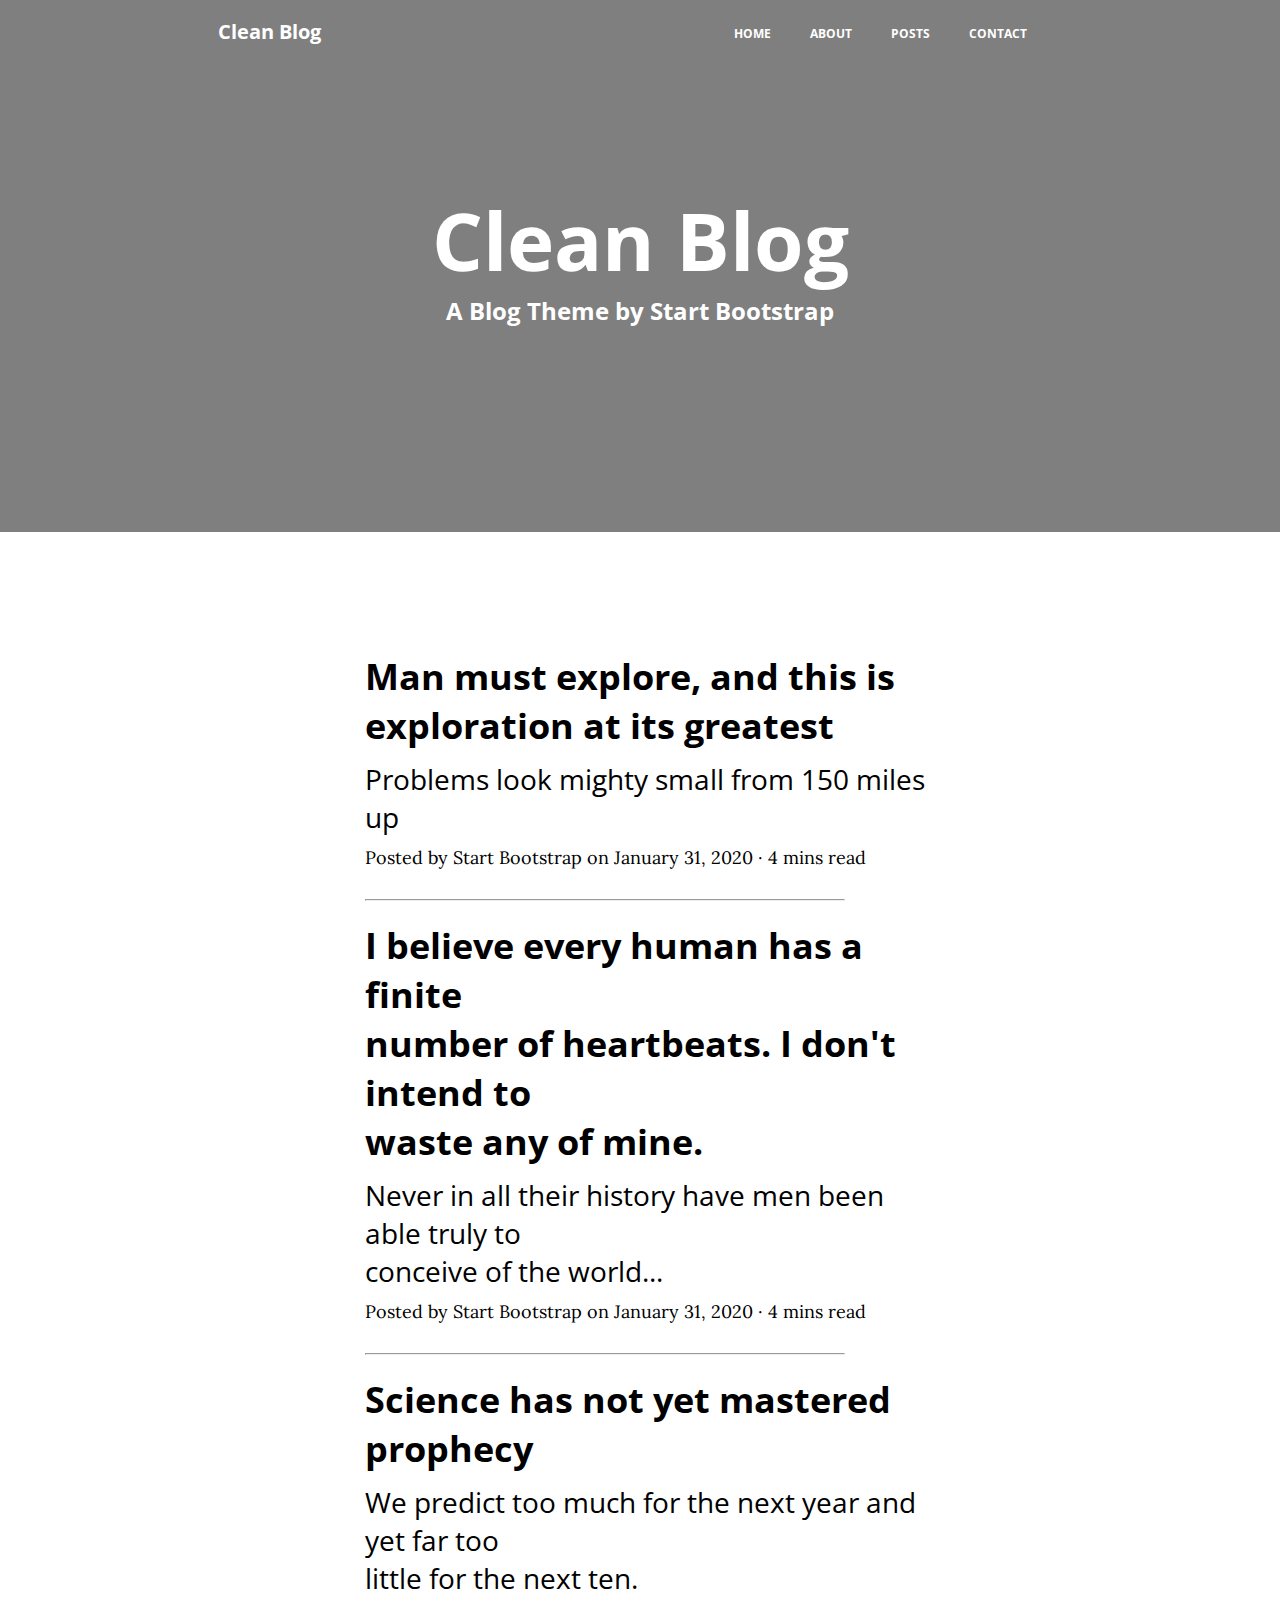
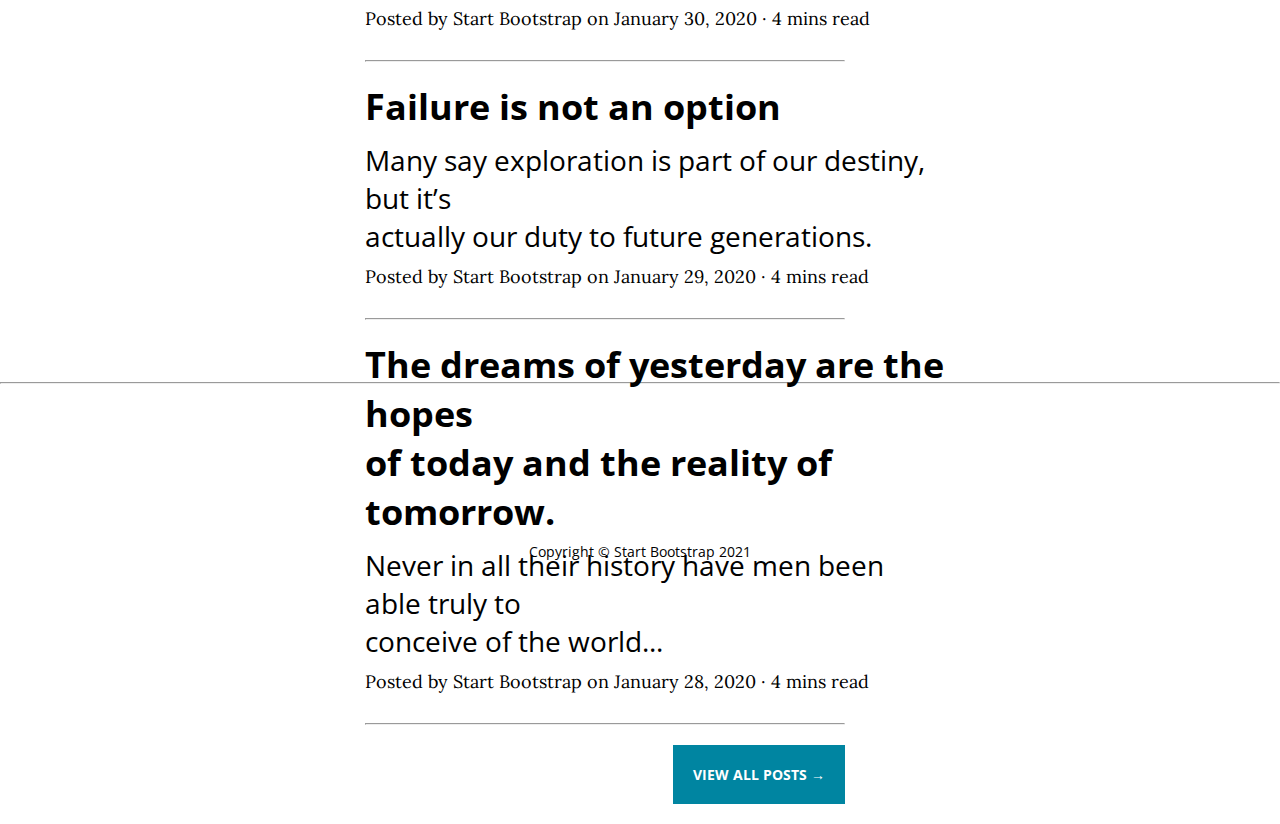
<file: blog-sample/index.html>
<!DOCTYPE html>
<html lang="en">
<head>
  <meta charset="UTF-8">
  <meta name="viewport" content="width=device-width, initial-scale=1.0">
  <link rel="preconnect" href="https://fonts.googleapis.com">
  <link rel="preconnect" href="https://fonts.gstatic.com" crossorigin>
  <link href="https://fonts.googleapis.com/css2?family=Lora&family=Open+Sans:wght@400;700&family=Saira+Extra+Condensed&display=swap" rel="stylesheet">
  <link rel="preconnect" href="https://fonts.googleapis.com">
  <link rel="preconnect" href="https://fonts.gstatic.com" crossorigin>
  <link href="https://fonts.googleapis.com/css2?family=Lora&family=Open+Sans&family=Saira+Extra+Condensed&display=swap" rel="stylesheet">
  <link rel="stylesheet" href="https://cdnjs.cloudflare.com/ajax/libs/font-awesome/6.4.2/css/all.min.css" integrity="sha512-z3gLpd7yknf1YoNbCzqRKc4qyor8gaKU1qmn+CShxbuBusANI9QpRohGBreCFkKxLhei6S9CQXFEbbKuqLg0DA==" crossorigin="anonymous" referrerpolicy="no-referrer" />
  <link rel="stylesheet" href="main.css">
  <title>BLOG SAMPLE</title>
</head>
<body>
  <!-- HEADER -->

  <div class="index-header">
    <nav>
      <div class="nav-box">
        <a class="company-logo" href="/project2/index.html">Clean Blog</a>
        <div class="content-box">
          <a class="nav-content" href="/project2/index.html">HOME</a>
          <a class="nav-content" href="/project2/about.html">ABOUT</a>
          <a class="nav-content" href="/project2/posts.html">POSTS</a>
          <a class="nav-content" href="/project2/contact.html">CONTACT</a>
        </div>
      </div>
    </nav>
    <div class="header-content">
      <h1>Clean Blog</h1>
      <h3>A Blog Theme by Start Bootstrap</h3>
    </div>
  </div>

  <!-- FEATURES -->
  <div class="features">
    <div class="row">
      <article class="first-post">
        <h2 class="post-title">Man must explore, and this is<br>exploration at its greatest</h2>
        <h3 class="post-subtitle">Problems look mighty small from 150 miles up</h3>
        <p class="post-detail">
          <span>Posted by Start Bootstrap on January 31, 2020 · </span>
          <span>4 mins read</span>
        </p>
      </article>
      <hr>
      <article class="second-post">
        <h2 class="post-title">I believe every human has a finite<br>number of heartbeats. I don't intend to<br>waste any of mine.</h2>
        <h3 class="post-subtitle">Never in all their history have men been able truly to<br>conceive of the world...</h3>
        <p class="post-detail">
          <span>Posted by Start Bootstrap on January 31, 2020 · </span>
          <span>4 mins read</span>
        </p>
      </article>
      <hr>
      <article class="third-post">
        <h2 class="post-title">Science has not yet mastered prophecy</h2>
        <h3 class="post-subtitle">We predict too much for the next year and yet far too<br>little for the next ten.</h3>
        <p class="post-detail">
          <span>Posted by Start Bootstrap on January 30, 2020 · </span>
          <span>4 mins read</span>
        </p>
      </article>
      <hr>
      <article class="fourth-post">
        <h2 class="post-title">Failure is not an option</h2>
        <h3 class="post-subtitle">Many say exploration is part of our destiny, but it’s<br>actually our duty to future generations.</h3>
        <p class="post-detail">
          <span>Posted by Start Bootstrap on January 29, 2020 · </span>
          <span>4 mins read</span>
        </p>
      </article>
      <hr>
      <article class="fifth-post">
        <h2 class="post-title">The dreams of yesterday are the hopes<br>of today and the reality of tomorrow.</h2>
        <h3 class="post-subtitle">Never in all their history have men been able truly to<br>conceive of the world...</h3>
        <p class="post-detail">
          <span>Posted by Start Bootstrap on January 28, 2020 · </span>
          <span>4 mins read</span>
        </p>
      </article>
      <hr>
      <div class="clearfix">
        <a href="/project2/posts.html"><span id="bluebutton1">VIEW ALL POSTS →</span></a>
      </div>
    </div>
  </div>
  <!-- FOOTER -->
  <hr>
  <div class="footer">
    <div class="icons">
      <i class="fa-solid fa-envelope"></i>
      <i class="fa-brands fa-square-twitter"></i>
      <i class="fa-brands fa-square-facebook"></i>
      <i class="fa-brands fa-square-github"></i>
    </div>
    <p>Copyright © Start Bootstrap 2021</p>
  </div>
</body>
</html>
</file>
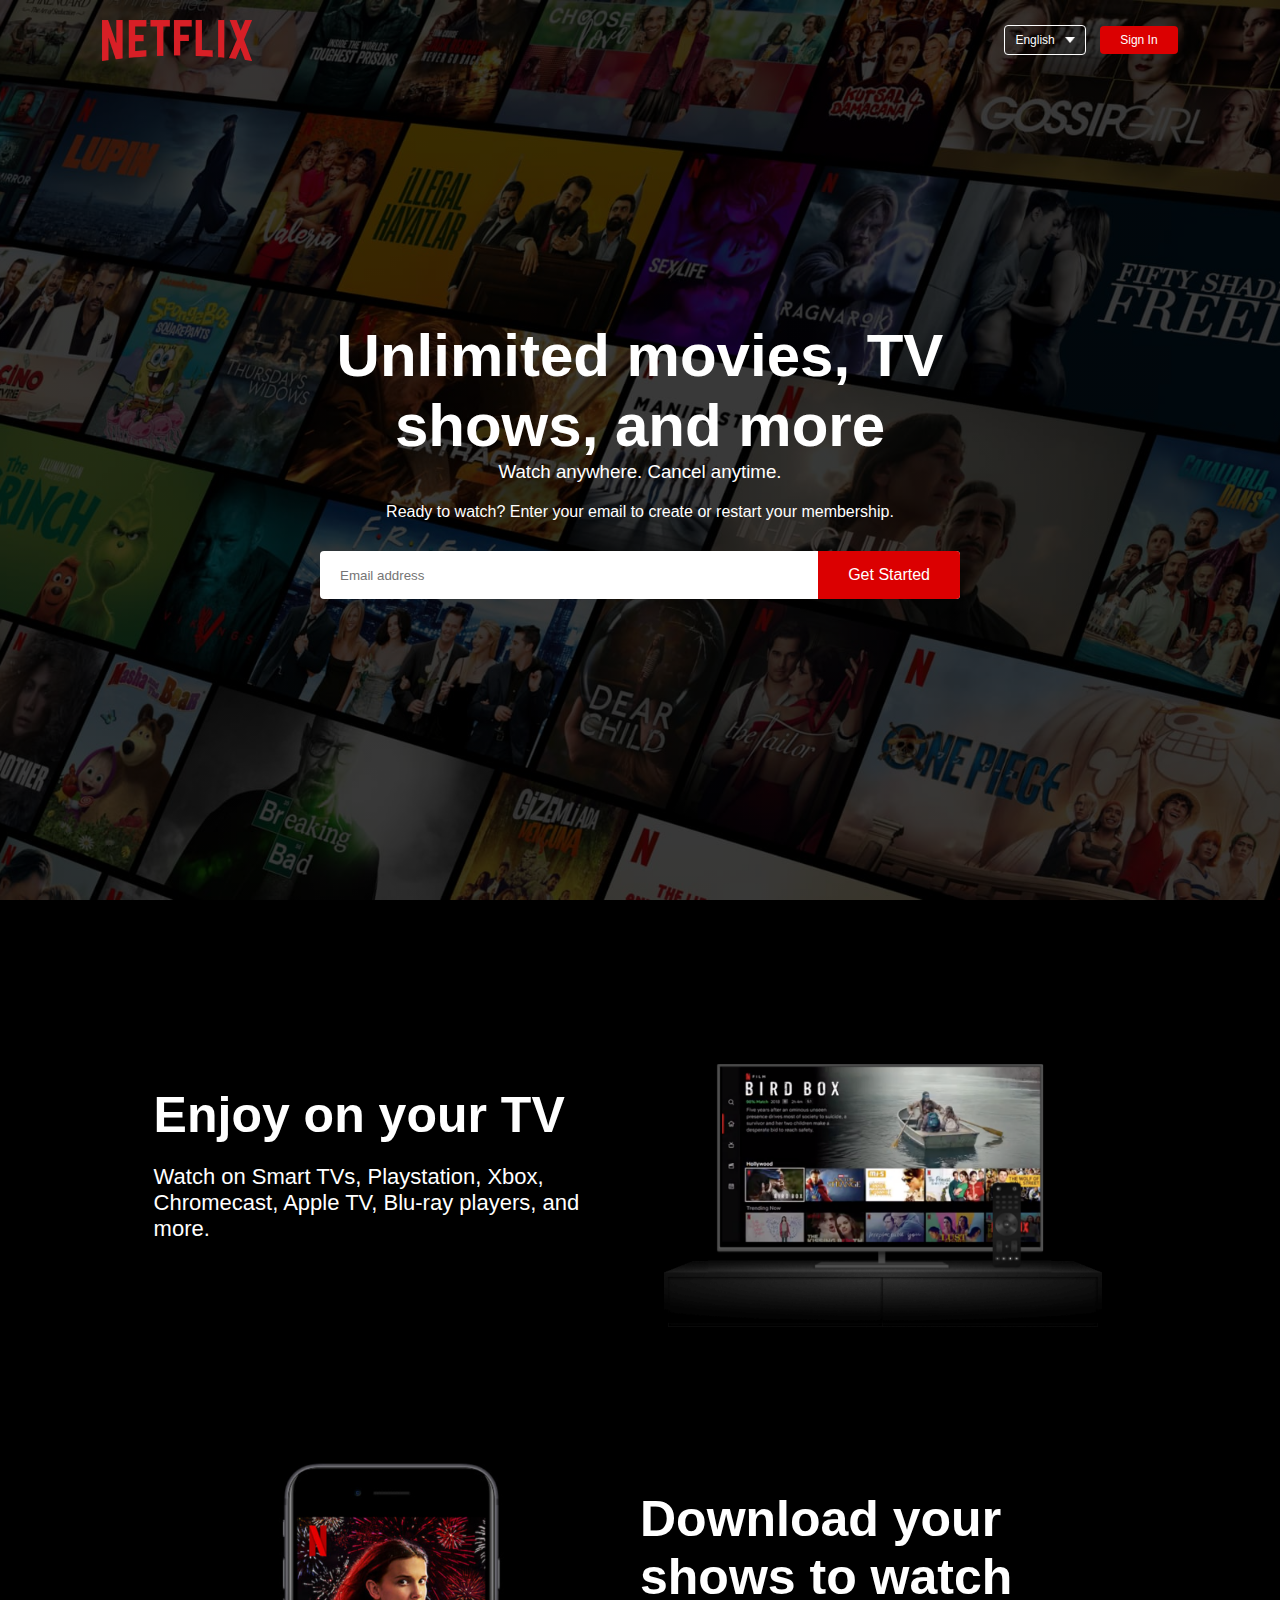
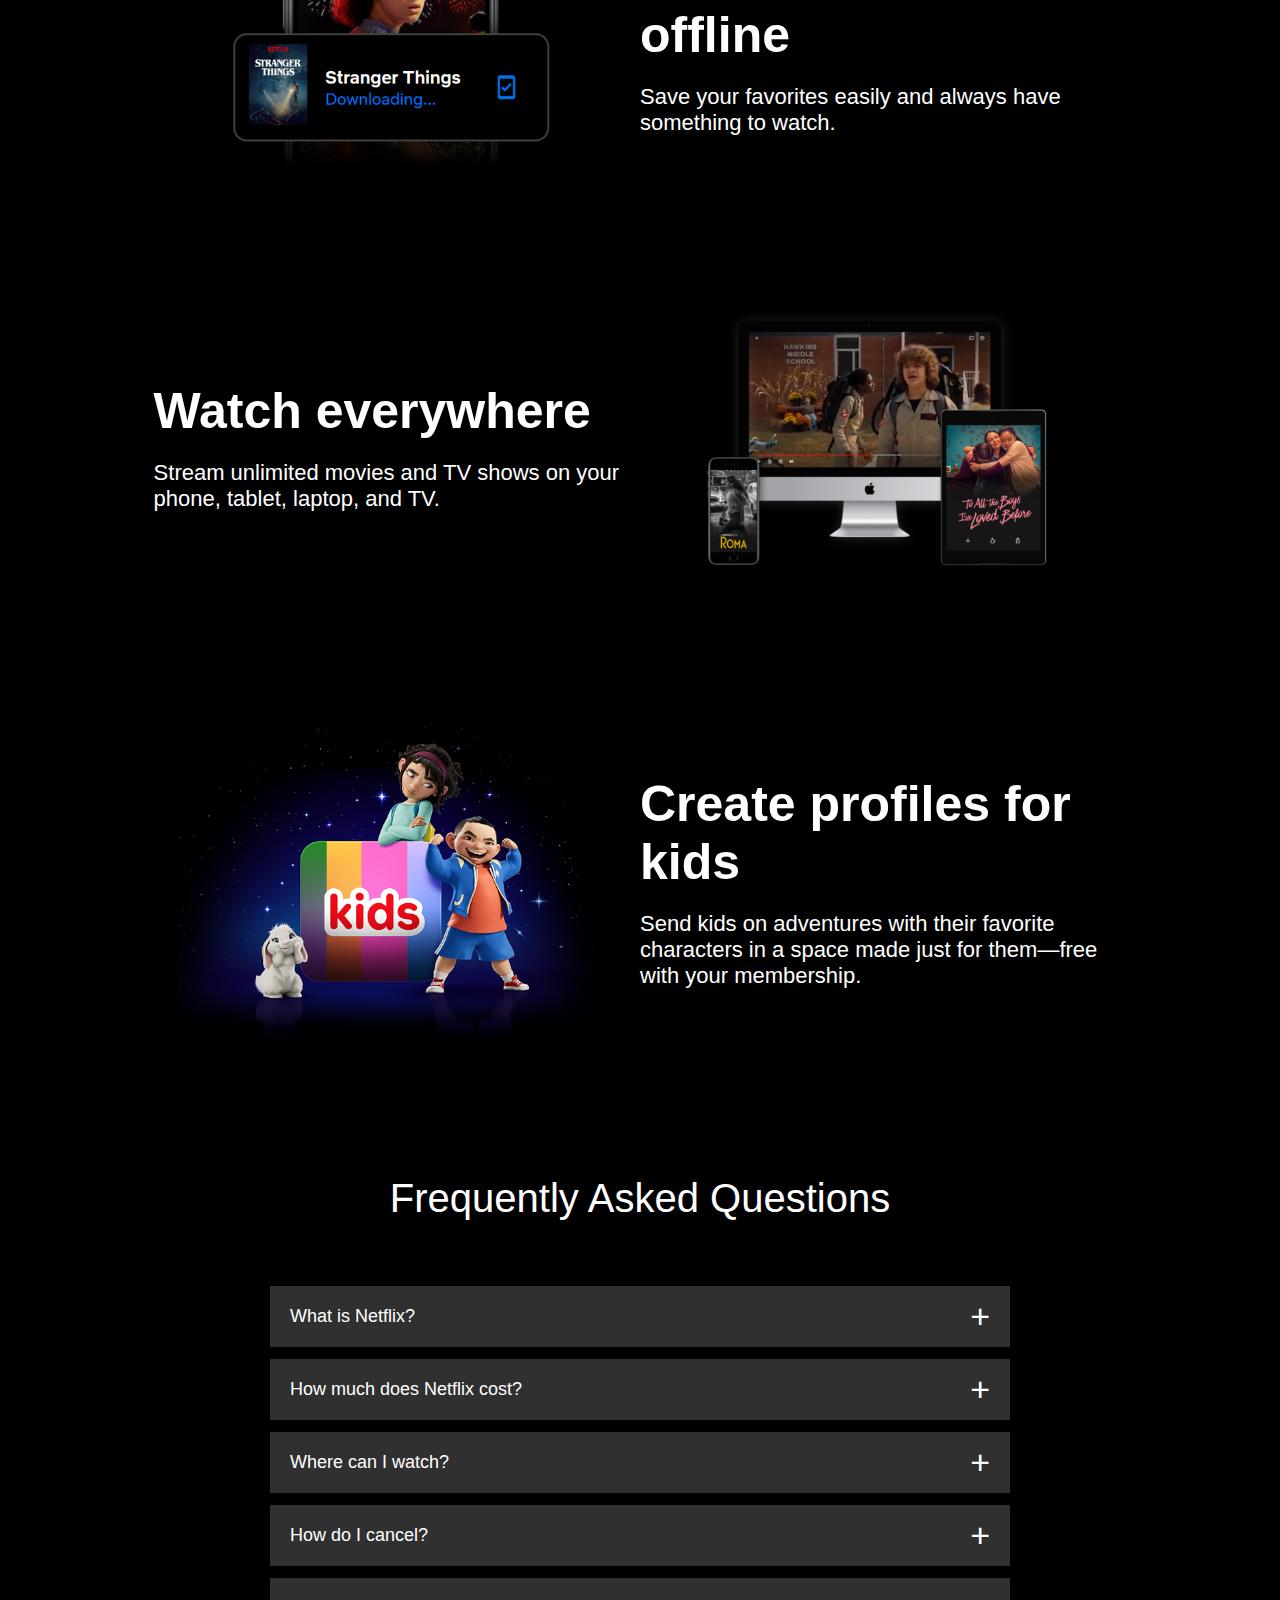
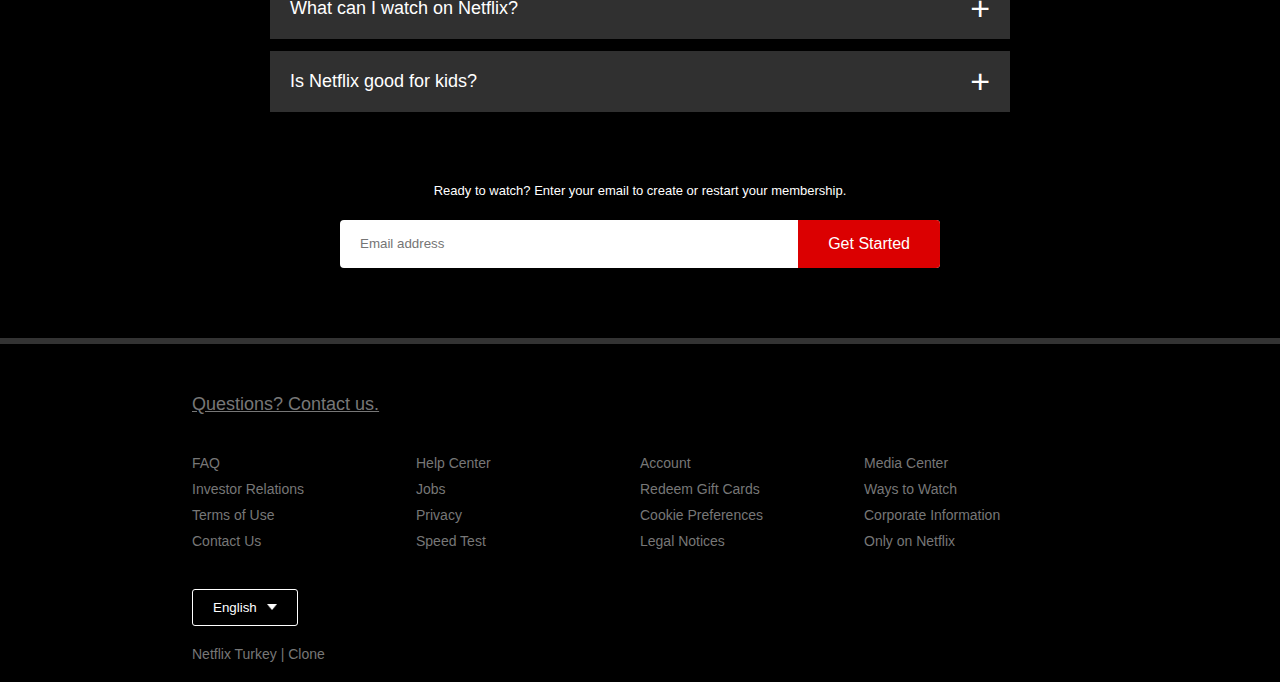
<file: netflix-clone/index.html>
<!DOCTYPE html>
<html lang="en">
<head>
  <meta charset="UTF-8">
  <meta name="viewport" content="width=device-width, initial-scale=1.0">
  <title>Netflix Clone</title>
  <link rel="stylesheet" href="style.css">
</head>
<body>

  <div class="header">
    <nav>
      <img src="images/logo.png" class="logo">
      <div>
        <button class="language-button">English <img src="images/down-icon.png"></button>
        <button>Sign In</button>
      </div>
    </nav>
    <div class="header-content">
      <h1>Unlimited movies, TV shows, and more</h1>
      <h3>Watch anywhere. Cancel anytime.</h3>
      <p>Ready to watch? Enter your email to create or restart your membership.</p>
      <form class="email-signup">
        <input type="email" placeholder="Email address" required>
        <button type="submit">Get Started</button>
      </form>
    </div>
  </div>

  <!-- FEATURES -->

  <div class="features">
    <!-- 1st -->
    <div class="row">
      <div class="text-col">
        <h2>Enjoy on your TV</h2>
        <p>Watch on Smart TVs, Playstation, Xbox, Chromecast, Apple TV, Blu-ray players, and more.</p>
      </div>
      <div class="img-col">
        <img src="images/feature-1.png">
      </div>
    </div>
    <!-- 2nd -->
    <div class="row">
      <div class="img-col">
        <img src="images/feature-2.png">
      </div>
      <div class="text-col">
        <h2>Download your shows to watch offline</h2>
        <p>Save your favorites easily and always have something to watch.</p>
      </div>
    </div>
    <!-- 3rd -->
    <div class="row">
      <div class="text-col">
        <h2>Watch everywhere</h2>
        <p>Stream unlimited movies and TV shows on your phone, tablet, laptop, and TV.</p>
      </div>
      <div class="img-col">
        <img src="images/feature-3.png">
      </div>
    </div>
    <!-- 4th -->
    <div class="row">
      <div class="img-col">
        <img src="images/feature-4.png">
      </div>
      <div class="text-col">
        <h2>Create profiles for kids</h2>
        <p>Send kids on adventures with their favorite characters in a space made just for them—free with your membership.</p>
      </div>
    </div>
  </div>

  <!-- FAQ -->

  <div class="faq">
    <h2>Frequently Asked Questions</h2>
    <ul class="accordion">
      <!-- 1st Question -->
      <li>
        <input type="radio" name="accordion" id="first">
        <label for="first">What is Netflix?</label>
        <div class="content">
          <p>Netflix is a streaming service that offers a wide variety of award-winning TV shows, movies, anime, documentaries, and more on thousands of internet-connected devices.You can watch as much as you want, whenever you want without a single commercial – all for one low monthly price. There's always something new to discover and new TV shows and movies are added every week!</p>
        </div>
      </li>
      <!-- 2nd Question -->
      <li>
        <input type="radio" name="accordion" id="second">
        <label for="second">How much does Netflix cost?</label>
        <div class="content">
          <p>Watch Netflix on your smartphone, tablet, Smart TV, laptop, or streaming device, all for one fixed monthly fee. Plans range from 99.99 TL to 199.99 TL a month. No extra costs, no contracts.</p>
        </div>
      </li>
      <!-- 3rd Question -->
      <li>
        <input type="radio" name="accordion" id="third">
        <label for="third">Where can I watch?</label>
        <div class="content">
          <p>Watch anywhere, anytime. Sign in with your Netflix account to watch instantly on the web at netflix.com from your personal computer or on any internet-connected device that offers the Netflix app, including smart TVs, smartphones, tablets, streaming media players and game consoles. You can also download your favorite shows with the iOS, Android, or Windows 10 app. Use downloads to watch while you're on the go and without an internet connection. Take Netflix with you anywhere.</p>
        </div>
      </li>
      <!-- 4th Question -->
      <li>
        <input type="radio" name="accordion" id="fourth">
        <label for="fourth">How do I cancel?</label>
        <div class="content">
          <p>Netflix is flexible. There are no pesky contracts and no commitments. You can easily cancel your account online in two clicks. There are no cancellation fees – start or stop your account anytime.</p>
        </div>
      </li>
      <!-- 5th Question -->
      <li>
        <input type="radio" name="accordion" id="fifth">
        <label for="fifth">What can I watch on Netflix?</label>
        <div class="content">
          <p>Netflix has an extensive library of feature films, documentaries, TV shows, anime, award-winning Netflix originals, and more. Watch as much as you want, anytime you want.</p>
        </div>
      </li>
      <!-- 6th Question -->
      <li>
        <input type="radio" name="accordion" id="sixth">
        <label for="sixth">Is Netflix good for kids?</label>
        <div class="content">
          <p>The Netflix Kids experience is included in your membership to give parents control while kids enjoy family-friendly TV shows and movies in their own space. Kids profiles come with PIN-protected parental controls that let you restrict the maturity rating of content kids can watch and block specific titles you don’t want kids to see.</p>
        </div>
      </li>
    </ul>
    <small>Ready to watch? Enter your email to create or restart your membership.</small>
    <form class="email-signup">
      <input type="email" placeholder="Email address" required>
      <button type="submit">Get Started</button>
    </form>
  </div>

  <!-- FOOTER -->

  <div class="footer">
    <h2><a href="#">Questions? Contact us.</a></h2>
    <div class="row">
      <div class="col">
        <a href="#">FAQ</a>
        <a href="#">Investor Relations</a>
        <a href="#">Terms of Use</a>
        <a href="#">Contact Us</a>
      </div>
      <div class="col">
        <a href="#">Help Center</a>
        <a href="#">Jobs</a>
        <a href="#">Privacy</a>
        <a href="#">Speed Test</a>
      </div>
      <div class="col">
        <a href="#">Account</a>
        <a href="#">Redeem Gift Cards</a>
        <a href="#">Cookie Preferences</a>
        <a href="#">Legal Notices</a>
      </div>
      <div class="col">
        <a href="#">Media Center</a>
        <a href="#">Ways to Watch</a>
        <a href="#">Corporate Information</a>
        <a href="#">Only on Netflix</a>
      </div>
    </div>
    <button class="language-button">English <img src="images/down-icon.png"></button>
    <p class="copyright-text">Netflix Turkey | Clone</p>
  </div>


</body>
</html>
</file>
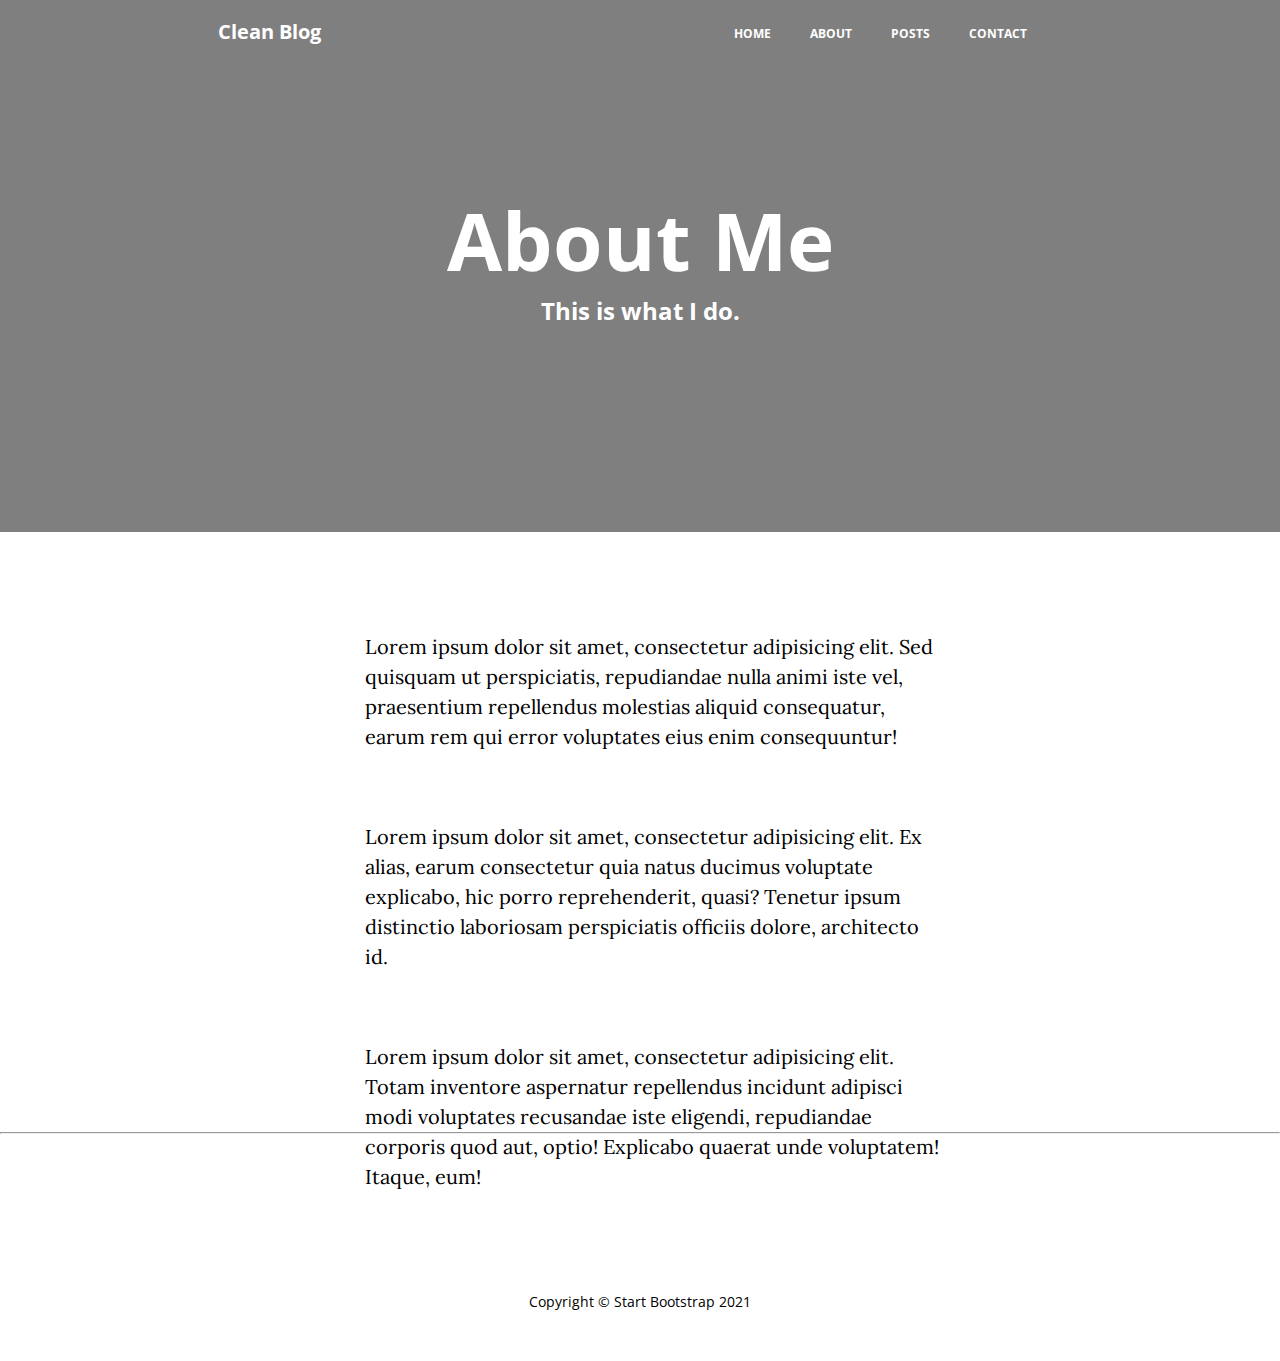
<file: blog-sample/about.html>
<!DOCTYPE html>
<html lang="en">
<head>
  <meta charset="UTF-8">
  <meta name="viewport" content="width=device-width, initial-scale=1.0">
  <link rel="preconnect" href="https://fonts.googleapis.com">
  <link rel="preconnect" href="https://fonts.gstatic.com" crossorigin>
  <link href="https://fonts.googleapis.com/css2?family=Lora&family=Open+Sans:wght@400;700&family=Saira+Extra+Condensed&display=swap" rel="stylesheet">
  <link rel="preconnect" href="https://fonts.googleapis.com">
  <link rel="preconnect" href="https://fonts.gstatic.com" crossorigin>
  <link href="https://fonts.googleapis.com/css2?family=Lora&family=Open+Sans&family=Saira+Extra+Condensed&display=swap" rel="stylesheet">
  <link rel="stylesheet" href="https://cdnjs.cloudflare.com/ajax/libs/font-awesome/6.4.2/css/all.min.css" integrity="sha512-z3gLpd7yknf1YoNbCzqRKc4qyor8gaKU1qmn+CShxbuBusANI9QpRohGBreCFkKxLhei6S9CQXFEbbKuqLg0DA==" crossorigin="anonymous" referrerpolicy="no-referrer" />
  <link rel="stylesheet" href="main.css">
  <title>BLOG SAMPLE</title>
</head>
<body>
  <!-- HEADER -->

  <div class="about-header">
    <nav>
      <div class="nav-box">
        <a class="company-logo" href="/project2/index.html">Clean Blog</a>
        <div class="content-box">
          <a class="nav-content" href="/project2/index.html">HOME</a>
          <a class="nav-content" href="/project2/about.html">ABOUT</a>
          <a class="nav-content" href="/project2/posts.html">POSTS</a>
          <a class="nav-content" href="/project2/contact.html">CONTACT</a>
        </div>
      </div>
    </nav>
    <div class="header-content">
      <h1>About Me</h1>
      <h3>This is what I do.</h3>
    </div>
  </div>

  <!-- FEATURES -->
  <div class="about-features">
    <div class="row">
      <p class="about-p">Lorem ipsum dolor sit amet, consectetur adipisicing elit. Sed quisquam ut perspiciatis, repudiandae nulla animi iste vel, praesentium repellendus molestias aliquid consequatur, earum rem qui error voluptates eius enim consequuntur!</p>
      <p  class="about-p">Lorem ipsum dolor sit amet, consectetur adipisicing elit. Ex alias, earum consectetur quia natus ducimus voluptate explicabo, hic porro reprehenderit, quasi? Tenetur ipsum distinctio laboriosam perspiciatis officiis dolore, architecto id.</p>
      <p  class="about-p">Lorem ipsum dolor sit amet, consectetur adipisicing elit. Totam inventore aspernatur repellendus incidunt adipisci modi voluptates recusandae iste eligendi, repudiandae corporis quod aut, optio! Explicabo quaerat unde voluptatem! Itaque, eum!</p>
    </div>
  </div>
  <!-- FOOTER -->
  <hr>
  <div class="footer">
    <div class="icons">
      <i class="fa-solid fa-envelope"></i>
      <i class="fa-brands fa-square-twitter"></i>
      <i class="fa-brands fa-square-facebook"></i>
      <i class="fa-brands fa-square-github"></i>
    </div>
    <p>Copyright © Start Bootstrap 2021</p>
  </div>
</body>
</html>
</file>
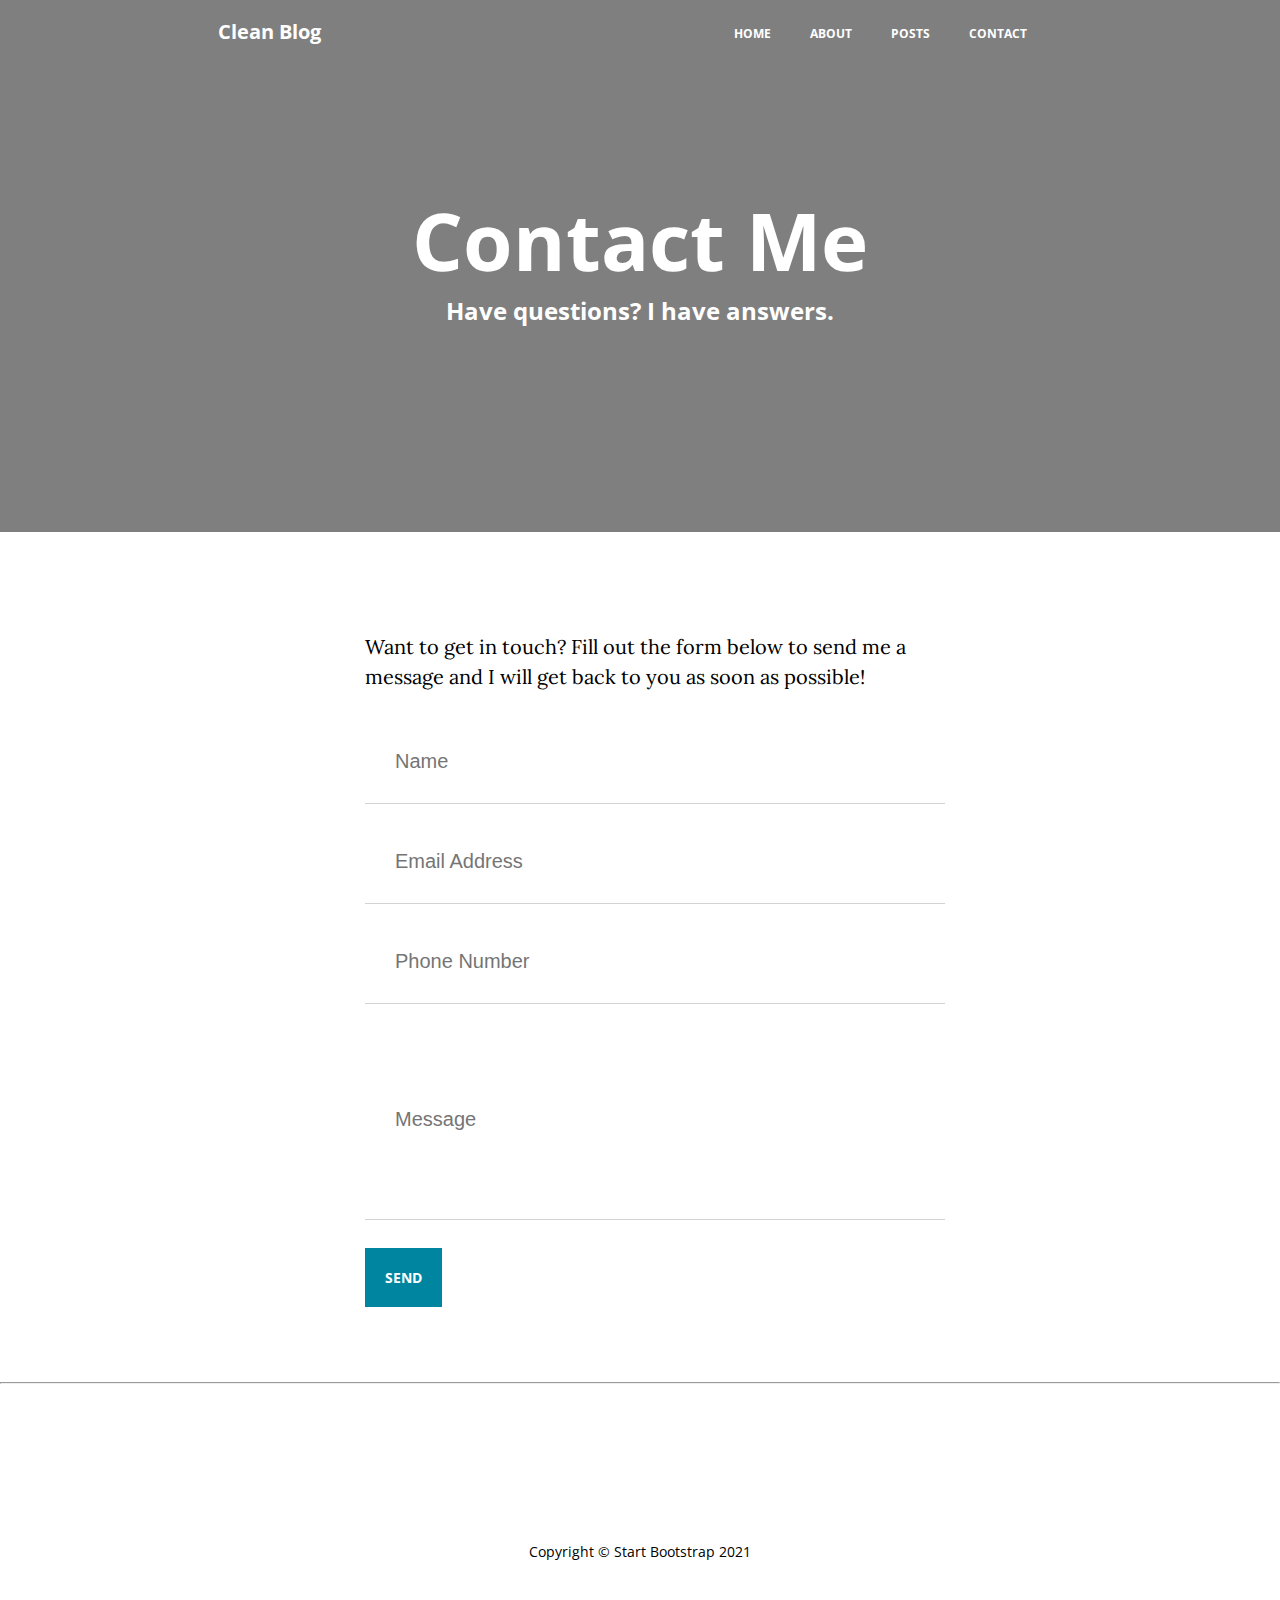
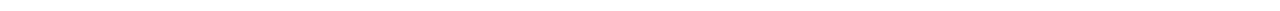
<file: blog-sample/contact.html>
<!DOCTYPE html>
<html lang="en">
<head>
  <meta charset="UTF-8">
  <meta name="viewport" content="width=device-width, initial-scale=1.0">
  <link rel="preconnect" href="https://fonts.googleapis.com">
  <link rel="preconnect" href="https://fonts.gstatic.com" crossorigin>
  <link href="https://fonts.googleapis.com/css2?family=Lora&family=Open+Sans:wght@400;700&family=Saira+Extra+Condensed&display=swap" rel="stylesheet">
  <link rel="preconnect" href="https://fonts.googleapis.com">
  <link rel="preconnect" href="https://fonts.gstatic.com" crossorigin>
  <link href="https://fonts.googleapis.com/css2?family=Lora&family=Open+Sans&family=Saira+Extra+Condensed&display=swap" rel="stylesheet">
  <link rel="stylesheet" href="https://cdnjs.cloudflare.com/ajax/libs/font-awesome/6.4.2/css/all.min.css" integrity="sha512-z3gLpd7yknf1YoNbCzqRKc4qyor8gaKU1qmn+CShxbuBusANI9QpRohGBreCFkKxLhei6S9CQXFEbbKuqLg0DA==" crossorigin="anonymous" referrerpolicy="no-referrer" />
  <link rel="stylesheet" href="main.css">
  <title>BLOG SAMPLE</title>
</head>
<body>
  <!-- HEADER -->

  <div class="contact-header">
    <nav>
      <div class="nav-box">
        <a class="company-logo" href="/project2/index.html">Clean Blog</a>
        <div class="content-box">
          <a class="nav-content" href="/project2/index.html">HOME</a>
          <a class="nav-content" href="/project2/about.html">ABOUT</a>
          <a class="nav-content" href="/project2/posts.html">POSTS</a>
          <a class="nav-content" href="/project2/contact.html">CONTACT</a>
        </div>
      </div>
    </nav>
    <div class="header-content">
      <h1>Contact Me</h1>
      <h3>Have questions? I have answers.</h3>
    </div>
  </div>

  <!-- FEATURES -->
  <div class="contact-features">
    <div class="row">
      <p class="contact-p">
        Want to get in touch? Fill out the form below to send me a message and I will get back to you as soon as possible!
      </p>

      <form class="contact-form">
        <input type="text" id="fname" name="fname" placeholder="Name">
        <input type="text" id="lname" name="lname" placeholder="Email Address">
        <input type="text" id="lname" name="lname" placeholder="Phone Number">
        <input class="message" type="textarea" id="lname" name="lname" placeholder="Message">
      </form>

      <div class="contact-clearfix">
        <a href="#"><span id="contact-bluebutton1">SEND</span></a>
      </div>
    </div>
  </div>
  <!-- FOOTER -->
  <hr>
  <div class="footer">
    <div class="icons">
      <i class="fa-solid fa-envelope"></i>
      <i class="fa-brands fa-square-twitter"></i>
      <i class="fa-brands fa-square-facebook"></i>
      <i class="fa-brands fa-square-github"></i>
    </div>
    <p>Copyright © Start Bootstrap 2021</p>
  </div>
</body>
</html>
</file>
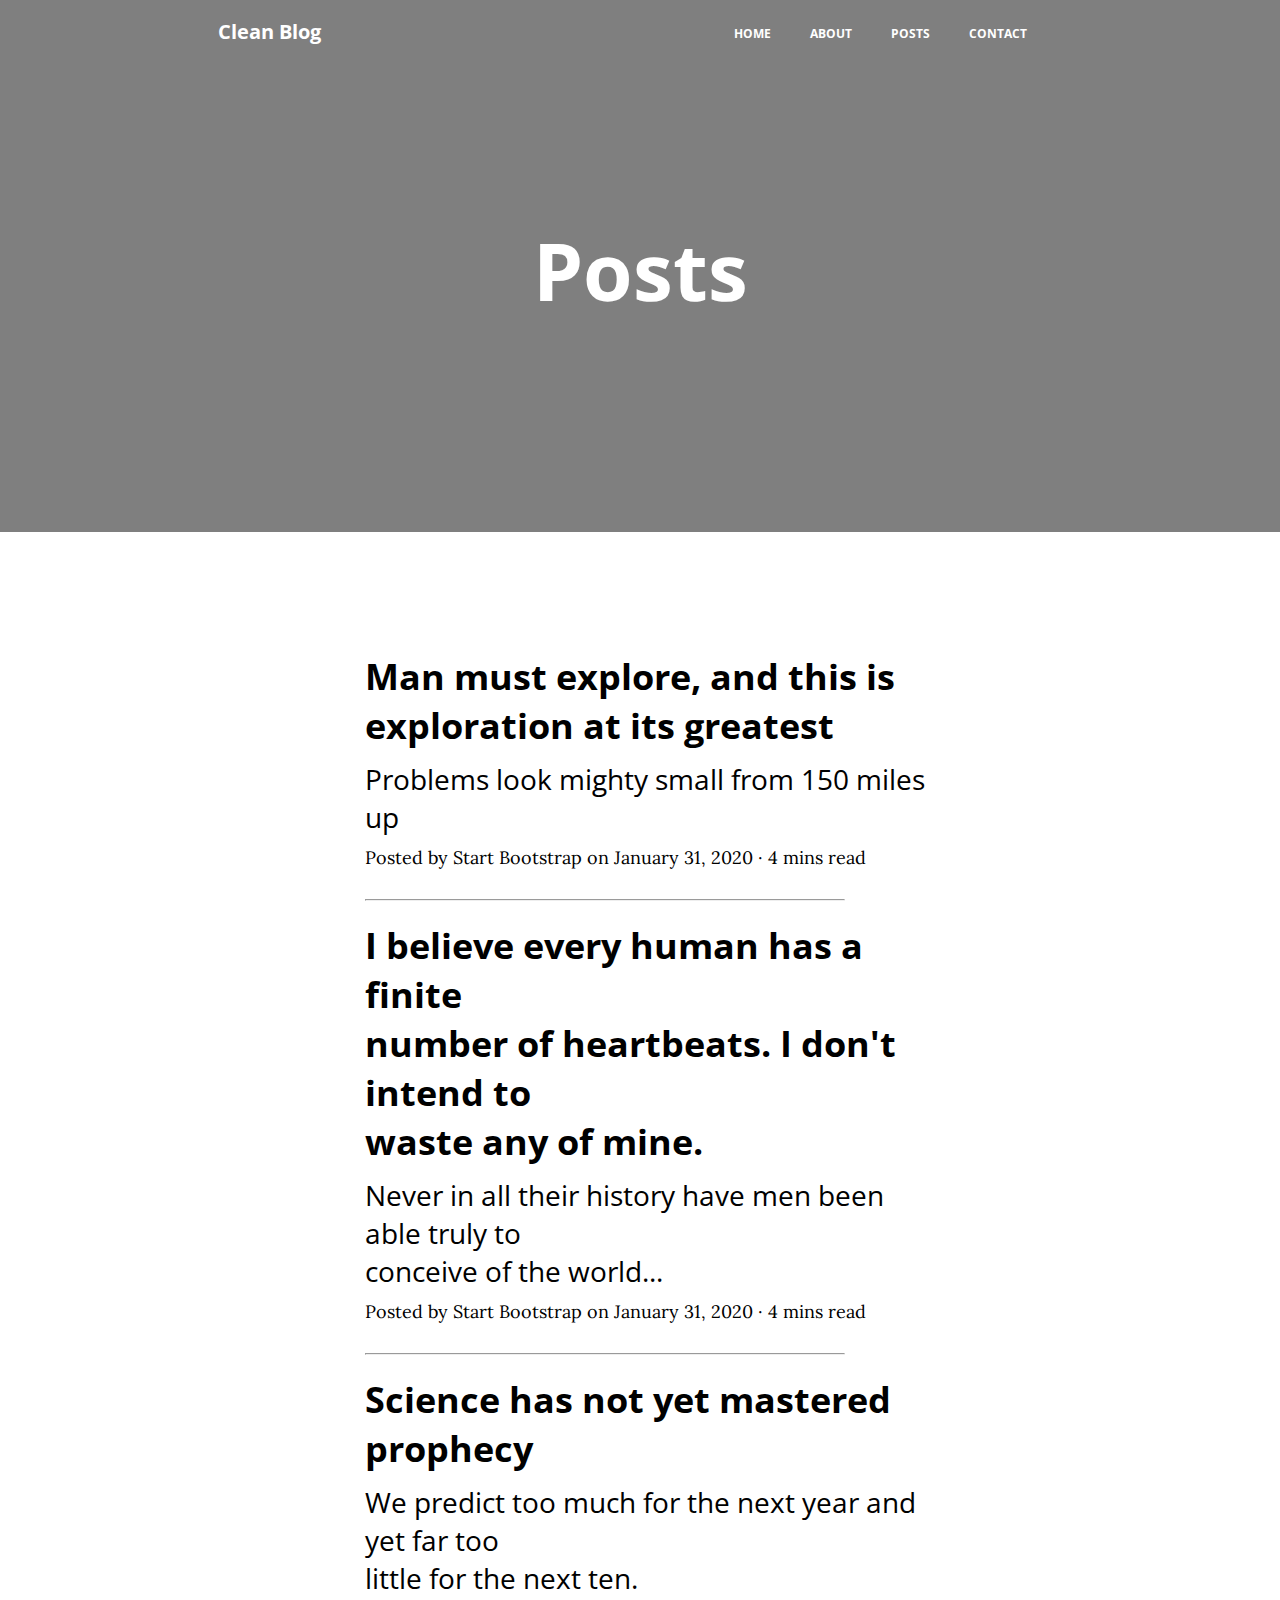
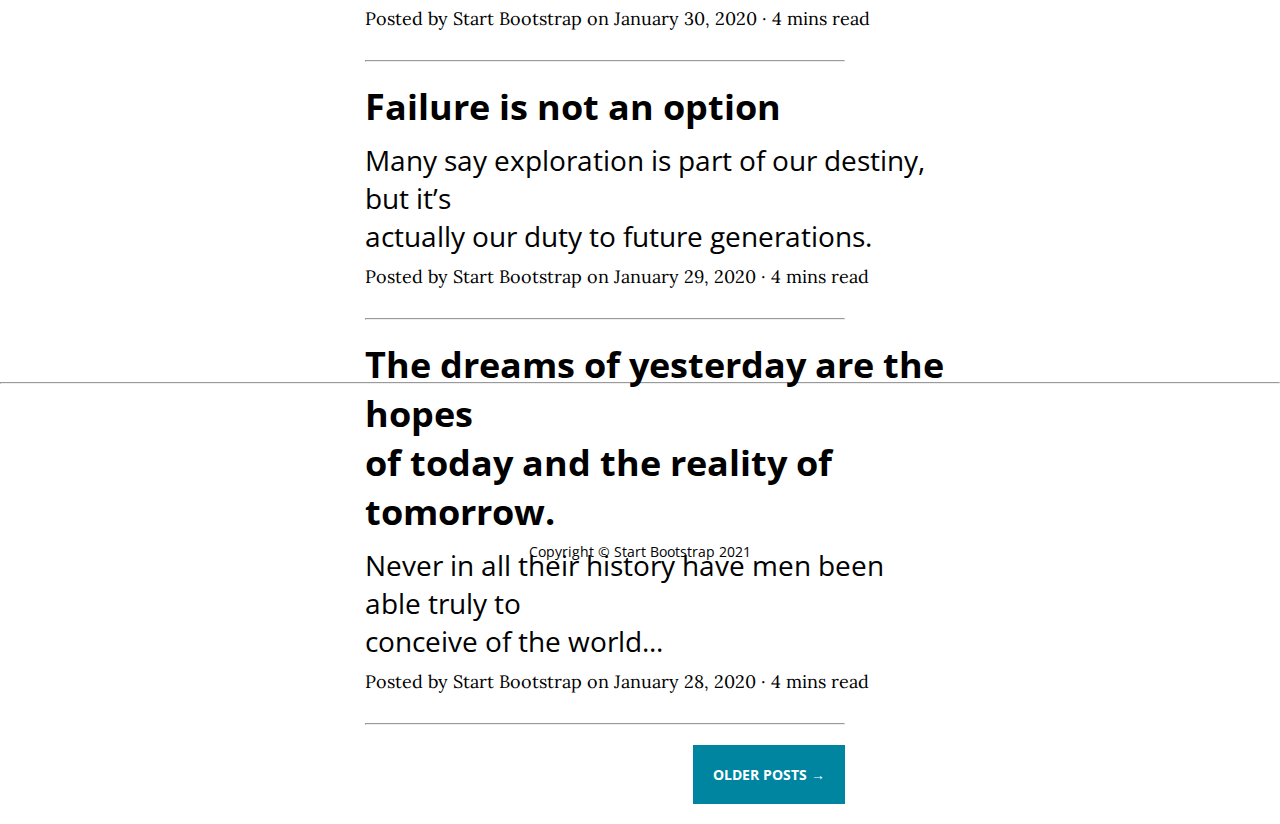
<file: blog-sample/posts.html>
<!DOCTYPE html>
<html lang="en">
<head>
  <meta charset="UTF-8">
  <meta name="viewport" content="width=device-width, initial-scale=1.0">
  <link rel="preconnect" href="https://fonts.googleapis.com">
  <link rel="preconnect" href="https://fonts.gstatic.com" crossorigin>
  <link href="https://fonts.googleapis.com/css2?family=Lora&family=Open+Sans:wght@400;700&family=Saira+Extra+Condensed&display=swap" rel="stylesheet">
  <link rel="preconnect" href="https://fonts.googleapis.com">
  <link rel="preconnect" href="https://fonts.gstatic.com" crossorigin>
  <link href="https://fonts.googleapis.com/css2?family=Lora&family=Open+Sans&family=Saira+Extra+Condensed&display=swap" rel="stylesheet">
  <link rel="stylesheet" href="https://cdnjs.cloudflare.com/ajax/libs/font-awesome/6.4.2/css/all.min.css" integrity="sha512-z3gLpd7yknf1YoNbCzqRKc4qyor8gaKU1qmn+CShxbuBusANI9QpRohGBreCFkKxLhei6S9CQXFEbbKuqLg0DA==" crossorigin="anonymous" referrerpolicy="no-referrer" />
  <link rel="stylesheet" href="main.css">
  <title>BLOG SAMPLE</title>
</head>
<body>
  <!-- HEADER -->

  <div class="posts-header">
    <nav>
      <div class="nav-box">
        <a class="company-logo" href="/project2/index.html">Clean Blog</a>
        <div class="content-box">
          <a class="nav-content" href="/project2/index.html">HOME</a>
          <a class="nav-content" href="/project2/about.html">ABOUT</a>
          <a class="nav-content" href="/project2/posts.html">POSTS</a>
          <a class="nav-content" href="/project2/contact.html">CONTACT</a>
        </div>
      </div>
    </nav>
    <div class="header-content">
      <h1>Posts</h1>
    </div>
  </div>

  <!-- FEATURES -->
  <div class="features">
    <div class="row">
      <article class="first-post">
        <h2 class="post-title">Man must explore, and this is<br>exploration at its greatest</h2>
        <h3 class="post-subtitle">Problems look mighty small from 150 miles up</h3>
        <p class="post-detail">
          <span>Posted by Start Bootstrap on January 31, 2020 · </span>
          <span>4 mins read</span>
        </p>
      </article>
      <hr>
      <article class="second-post">
        <h2 class="post-title">I believe every human has a finite<br>number of heartbeats. I don't intend to<br>waste any of mine.</h2>
        <h3 class="post-subtitle">Never in all their history have men been able truly to<br>conceive of the world...</h3>
        <p class="post-detail">
          <span>Posted by Start Bootstrap on January 31, 2020 · </span>
          <span>4 mins read</span>
        </p>
      </article>
      <hr>
      <article class="third-post">
        <h2 class="post-title">Science has not yet mastered prophecy</h2>
        <h3 class="post-subtitle">We predict too much for the next year and yet far too<br>little for the next ten.</h3>
        <p class="post-detail">
          <span>Posted by Start Bootstrap on January 30, 2020 · </span>
          <span>4 mins read</span>
        </p>
      </article>
      <hr>
      <article class="fourth-post">
        <h2 class="post-title">Failure is not an option</h2>
        <h3 class="post-subtitle">Many say exploration is part of our destiny, but it’s<br>actually our duty to future generations.</h3>
        <p class="post-detail">
          <span>Posted by Start Bootstrap on January 29, 2020 · </span>
          <span>4 mins read</span>
        </p>
      </article>
      <hr>
      <article class="fifth-post">
        <h2 class="post-title">The dreams of yesterday are the hopes<br>of today and the reality of tomorrow.</h2>
        <h3 class="post-subtitle">Never in all their history have men been able truly to<br>conceive of the world...</h3>
        <p class="post-detail">
          <span>Posted by Start Bootstrap on January 28, 2020 · </span>
          <span>4 mins read</span>
        </p>
      </article>
      <hr>
      <div class="clearfix">
        <a href="/project2/posts.html"><span id="bluebutton1">OLDER POSTS →</span></a>
      </div>
    </div>
  </div>
  <!-- FOOTER -->
  <hr>
  <div class="footer">
    <div class="icons">
      <i class="fa-solid fa-envelope"></i>
      <i class="fa-brands fa-square-twitter"></i>
      <i class="fa-brands fa-square-facebook"></i>
      <i class="fa-brands fa-square-github"></i>
    </div>
    <p>Copyright © Start Bootstrap 2021</p>
  </div>
</body>
</html>
</file>
<file: blog-sample/main.css>
* {
  margin: 0;
  padding: 0;
  box-sizing: border-box;
}

.index-header {
  font-family: "Open Sans", sans-serif;
  width: 100%;
  height: 532.4px;
  background-image: linear-gradient(rgba(0, 0, 0, 0.5), rgba(0, 0, 0, 0.5)), url(https://startbootstrap.github.io/startbootstrap-clean-blog-jekyll/img/bg-index.jpg);
  background-size: cover;
  background-position: center;
  padding: 10px 8%;
  position: relative;
}

.about-header {
  font-family: "Open Sans", sans-serif;
  width: 100%;
  height: 532.4px;
  background-image: linear-gradient(rgba(0, 0, 0, 0.5), rgba(0, 0, 0, 0.5)), url(https://startbootstrap.github.io/startbootstrap-clean-blog-jekyll/img/bg-about.jpg);
  background-size: cover;
  background-position: center;
  padding: 10px 8%;
  position: relative;
}

.posts-header {
  font-family: "Open Sans", sans-serif;
  width: 100%;
  height: 532.4px;
  background-image: linear-gradient(rgba(0, 0, 0, 0.5), rgba(0, 0, 0, 0.5)), url(https://startbootstrap.github.io/startbootstrap-clean-blog-jekyll/img/bg-post.jpg);
  background-size: cover;
  background-position: center;
  padding: 10px 8%;
  position: relative;
}

.contact-header {
  font-family: "Open Sans", sans-serif;
  width: 100%;
  height: 532.4px;
  background-image: linear-gradient(rgba(0, 0, 0, 0.5), rgba(0, 0, 0, 0.5)), url(https://startbootstrap.github.io/startbootstrap-clean-blog-jekyll/img/bg-contact.jpg);
  background-size: cover;
  background-position: center;
  padding: 10px 8%;
  position: relative;
}

nav {
  width: 100%;
  padding: 8px 16px;
}

.nav-box {
  margin: 0 100px;
  display: flex;
  justify-content: space-between;
  align-items: center;
}

.company-logo {
  cursor: pointer;
  text-decoration: none;
  font-size: 20px;
  color: white;
  font-weight: bolder;
}

.nav-content {
  cursor: pointer;
  text-decoration: none;
  font-size: 12px;
  margin-right: 35px;
  color: white;
  font-weight: bolder;
}

.header-content {
  position: absolute;
  top: 40%;
  left: 50%;
  transform: translate(-50%, -90%);
  text-align: center;
  margin-top: 100px;
}
.header-content h1 {
  font-size: 80px;
  font-weight: bolder;
  color: white;
}
.header-content h3 {
  font-size: 24px;
  color: white;
}

.features {
  margin: 0 350px;
  height: 1350px;
  font-family: "Open Sans", sans-serif;
}

.about-features {
  margin: 0 350px;
  height: 500px;
  font-family: "Open Sans", sans-serif;
}

.row {
  margin-top: 100px;
  width: 100%;
  display: flex;
  flex-direction: column;
  flex-wrap: wrap;
  margin-right: 15px;
  margin-left: 15px;
}
.row hr {
  margin-right: 100px;
}

.first-post {
  display: flex;
  flex-direction: column;
  justify-content: center;
  align-items: flex-start;
}

.post-title {
  margin-top: 20px;
  font-size: 36px;
  font-weight: bolder;
  margin-bottom: 10px;
}

.post-title:hover {
  color: #7ac0ce;
  cursor: pointer;
}

.about-features .row .about-p {
  font-family: "Lora", serif;
  font-size: 20px;
  margin-bottom: 70px;
  line-height: 1.5;
}

.contact-features {
  margin: 0 350px;
  height: 750px;
  font-family: "Open Sans", sans-serif;
}

.contact-features .row {
  margin-top: 100px;
  width: 100%;
  display: flex;
  flex-direction: column;
  flex-wrap: wrap;
  margin-right: 15px;
  margin-left: 15px;
}

.contact-p {
  font-size: 20px;
  font-family: "Lora", serif;
  line-height: 1.5;
}

.contact-form {
  margin-top: 20px;
}

.contact-form input[type=text] {
  width: 100%;
  padding: 30px 30px;
  margin: 8px 0;
  box-sizing: border-box;
  border: none;
  border-bottom: 1px solid lightgray;
  font-size: 20px;
}

.contact-form input[class=message] {
  height: 200px;
  width: 100%;
  padding: 30px 30px;
  margin: 8px 0;
  box-sizing: border-box;
  border: none;
  border-bottom: 1px solid lightgray;
  font-size: 20px;
}

.post-subtitle {
  font-size: 28px;
  font-weight: normal;
  margin-bottom: 10px;
}

.post-detail {
  font-family: "Lora", serif;
  font-size: 18px;
  margin-bottom: 30px;
}

.clearfix {
  clear: both;
  display: flex;
  flex-direction: row-reverse;
  margin-right: 100px;
}
.clearfix a {
  text-decoration: none;
}

.contact-clearfix {
  clear: both;
  display: flex;
}

.contact-clearfix a {
  text-decoration: none;
}

button {
  margin-top: 20px;
  margin-bottom: 20px;
  padding: 20px;
  font-size: 14px;
  font-weight: bolder;
  background-color: #0085A1;
  border: none;
  color: white;
}

#bluebutton1 {
  margin-top: 20px;
  margin-bottom: 20px;
  padding: 20px;
  font-size: 14px;
  font-weight: bolder;
  background-color: #0085A1;
  color: white;
  display: block;
}

#contact-bluebutton1 {
  margin-top: 20px;
  margin-bottom: 20px;
  padding: 20px;
  font-size: 14px;
  font-weight: bolder;
  background-color: #0085A1;
  color: white;
  display: block;
}

.clearfix {
  clear: both;
  display: flex;
}

.clearfix a {
  text-decoration: none;
}

#bluebutton1 {
  margin-top: 20px;
  margin-bottom: 20px;
  padding: 20px;
  font-size: 14px;
  font-weight: bolder;
  background-color: #0085A1;
  color: white;
  display: block;
}

.footer {
  font-family: "Open Sans", sans-serif;
  display: flex;
  flex-direction: column;
  justify-content: center;
  align-items: center;
  margin-top: 50px;
  margin-bottom: 50px;
}
.footer p {
  font-size: 14px;
}

.icons {
  font-size: 50px;
  margin-bottom: 40px;
}
.icons i {
  margin-right: 40px;
}
.icons i:hover {
  color: #7ac0ce;
  cursor: pointer;
  font-size: 50px;
}/*# sourceMappingURL=main.css.map */
</file>
<file: netflix-clone/style.css>
*{
  margin: 0;
  padding: 0;
  font-family: 'Poppins', sans-serif;
  box-sizing: border-box;
}

body{
  background: #000;
  color: #fff;
}

.header{
  width: 100%;
  height: 100vh;
  background-image: linear-gradient(rgba(0,0,0,0.7), rgba(0,0,0,0.7)), url(images/background_img.jpg);
  background-size: cover;
  background-position: center;
  padding: 10px 8%;
  position: relative;
}

nav{
  display: flex;
  align-items: center;
  justify-content: space-between;
  padding: 10px 0;
}

.logo{
  width: 150px;
  cursor: pointer
}

nav button{
  border: 0;
  outline: 0;
  background: #db0001;
  color: #fff;
  padding: 7px 20px;
  font-size: 12px;
  border-radius: 4px;
  margin-left: 10px;
  cursor: pointer;
}

.language-button{
  display: inline-flex;
  align-items: center;
  background: transparent;
  border: 1px solid #fff;
  padding: 7px 10px;
}

.language-button img{
  width: 10px;
  margin-left: 10px;
}

.header-content{
  position: absolute;
  top:40%;
  left: 50%;
  transform: translate(-50%, -50%);
  text-align: center;
  margin-top: 100px;
}

.header-content h1{
  font-size: 60px;
  line-height: 70px;
  font-weight: 600;
  max-width: 650px;
}

.header-content h3{
  font-weight: 400;
  margin-bottom: 20px;
}

.email-signup{
  background: #fff;
  border-radius: 4px;
  display: flex;
  align-items: center;
  margin-top: 30px;
  overflow: hidden;

}

.email-signup input{
  flex: 1;
  border: 0;
  outline: 0;
  margin-left: 20px;
}

.email-signup button{
  background: #db0001;
  border: 0;
  outline: 0;
  color: #fff;
  font-size: 16px;
  cursor: pointer;
  padding: 15px 30px;
}

/* FEATURES */

.features{
  padding: 50px 12%;
  font-size: 22px;
}

.row{
  display: flex;
  width: 100%;
  align-items: center;
  flex-wrap: wrap;
  padding: 50px 0;
}

.text-col{
  flex-basis: 50%;
  margin-bottom: 20px;
}

.img-col{
  flex-basis: 50%;
  margin-bottom: 20px;
}

.img-col img{
  display: block;
  width: 90%;
  margin: auto;
}

.features h2{
  font-size: 50px;
  font-weight: 600;
  margin-bottom: 20px;

}

/* FAQ */

.faq{
  padding: 10px 12%;
  text-align: center;
  font-size: 18px;
}

.faq h2{
  font-weight: 500;
  font-size: 40px;
}

.accordion{
  margin: 60px auto;
  width: 100%;
  max-width: 750px;
}

.accordion li{
  list-style: none;
  width: 100%;
  padding: 5px;
}

.accordion li label{
  display: flex;
  align-items: center;
  padding: 20px;
  font-size: 18px;
  font-weight: 500;
  background: #303030;
  margin-bottom: 2px;
  cursor: pointer;
  position: relative;
}

label::after{
  content: '+';
  font-size: 34px;
  position: absolute;
  right: 20px;
  transition: transform 0.5s;
}

input[type="radio"]{
  display: none;
}

.accordion .content{
  background: #303030;
  text-align: left;
  padding: 0 20px;
  max-height: 0;
  overflow: hidden;
  transition: max-height 0.5s, padding 0.5s;
}

.accordion input[type="radio"]:checked + label + .content{
  max-height: 600px;
  padding: 30px 20px;
}

.accordion input[type="radio"]:checked + label::after{
  transform: rotate(135deg);
}

.faq .email-signup{
  max-width: 600px;
  margin: 20px auto 60px;
}

.faq small{
  font-size: 13px;
}

/* FOOTER */

.footer{
  padding: 50px 15% 10px;
  border-top: 6px solid #333;
  color: #777;
}

.footer h2{
  font-size: 18px;
  font-weight: 400;
  margin-bottom: 30px;
}

.footer h2 a{
  color: #777;
}

.footer .col{
  flex-basis: 25%;
  flex-grow: 1;
  margin-bottom: 20px;
}

.footer .col a{
  display: block;
  text-decoration: none;
  color: #777;
  font-size: 14px;
  margin-bottom: 10px;
}

.footer .row{
  align-items: flex-start;
  padding: 10px 0;
}

.footer .language-button{
  color: #fff;
  padding: 10px 20px;
  border-radius: 3px;
}

.copyright-text{
  font-size: 14px;
  margin-top: 20px;
  margin-bottom: 10px;
}

/* RESPONSIVE */

@media only screen and (max-width: 600px){
  .logo{
    width:100px
  }
  nav button{
    padding: 5px 10px;
  }
  nav .language-button{
    padding: 4px 8px;
  }
  .header-content{
    position: unset;
    transform: none;
    padding-top: 50px;
  }
  .header-content h1{
    font-size: 30px;
  }
  .email-signup button{
    font-size: 12px;
    padding: 10px 15px;
  }
  .text-col, .img-col{
    flex-basis: 100%;
  }
  .features h2{
    font-size: 30px;
  }
  .features p{
    font-size: 15px;
  }
  .row:nth-child(2), .row:nth-child(4){
    flex-direction: column-reverse;
  }
  .features .row{
    padding: 10px 0;
  }
  .faq h2{
    font-size: 20px;
  }
  .accordion .content{
    font-size: 14px;
  }
  .accordion li label{
    padding: 10px;
    font-size: 14px;
  }
  label:after{
    font-size: 22px;
  }
}
</file>
